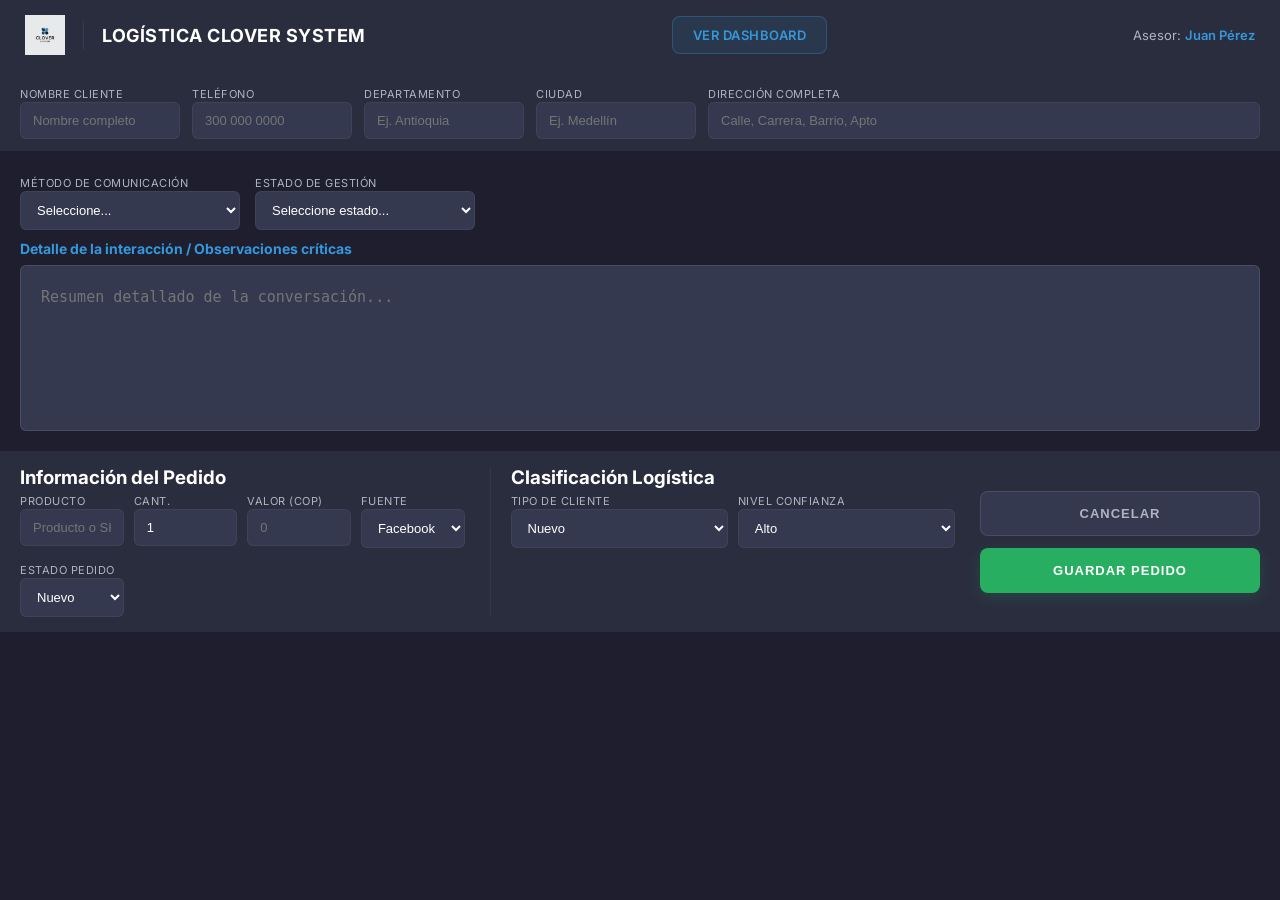
<file: html/index.html>
<!DOCTYPE html>
<html lang="es">
<head>
    <meta charset="UTF-8">
    <meta name="viewport" content="width=device-width, initial-scale=1.0">
    <title>Logística Clover System | Operaciones</title>
    <link rel="preconnect" href="https://fonts.googleapis.com">
    <link rel="preconnect" href="https://fonts.gstatic.com" crossorigin>
    <link href="https://fonts.googleapis.com/css2?family=Inter:wght@400;500;600;700&display=swap" rel="stylesheet">
    <link rel="stylesheet" href="/css/style.css">
</head>
<body>

    <header class="header">
        <div class="header-brand">
            <img src="/img/logo.jpg" alt="Logo" class="main-logo">
            <span class="brand-divider">|</span>
            <span class="system-name">LOGÍSTICA CLOVER SYSTEM</span>
        </div>
        
        <div class="header-navigation">
        <a href="/html/Dashboard.html" class="btn-nav-dashboard">
            VER DASHBOARD
        </a>
    </div>

        <div class="header-user">Asesor: <span>Juan Pérez</span></div>
    </header>

    <main class="main-viewport">
        <form action="#" class="full-screen-form">
            
            <div class="client-quick-bar">
                <div class="form-group">
                    <label for="nombre">Nombre Cliente</label>
                    <input type="text" id="nombre" placeholder="Nombre completo" required>
                </div>
                <div class="form-group">
                    <label for="tel">Teléfono</label>
                    <input type="tel" id="tel" placeholder="300 000 0000" required>
                </div>
                <div class="form-group">
                    <label for="dpto">Departamento</label>
                    <input type="text" id="dpto" placeholder="Ej. Antioquia" required>
                </div>
                <div class="form-group">
                    <label for="ciudad">Ciudad</label>
                    <input type="text" id="ciudad" placeholder="Ej. Medellín" required>
                </div>
                <div class="form-group flex-grow">
                    <label for="dir">Dirección completa</label>
                    <input type="text" id="dir" placeholder="Calle, Carrera, Barrio, Apto" required>
                </div>
            </div>

            <div class="central-obs-zone">
                <div class="obs-header">
                    <div class="selectors-row">
                        <div class="form-group mini-select">
                            <label for="metodo_com">Método de comunicación</label>
                            <select id="metodo_com" required>
                                <option value="" disabled selected>Seleccione...</option>
                                <option value="whatsapp">WhatsApp</option>
                                <option value="chateapro">Chatea Pro</option>
                                <option value="llamada">Llamada</option>
                            </select>
                        </div>
                        <div class="form-group mini-select">
                            <label for="estado_logistico">Estado de Gestión</label>
                            <select id="estado_logistico" required>
                                <option value="" disabled selected>Seleccione estado...</option>
                                <option value="entregado">ENTREGADO</option>
                                <option value="guia_anulada">GUIA_ANULADA</option>
                                <option value="devolucion">DEVOLUCION</option>
                                <option value="guia_generada">GUIA GENERADA</option>
                                <option value="proceso_entrega">PROCESO DE ENTREGA</option>
                                <option value="novedad">NOVEDAD</option>
                                <option value="reclamacion">RECLAMACION</option>
                            </select>
                        </div>
                    </div>
                    <h2>Detalle de la interacción / Observaciones críticas</h2>
                </div>
                
                <div class="textarea-container">
                    <textarea id="observaciones" name="observaciones" maxlength="2000" placeholder="Resumen detallado de la conversación..." required></textarea>
                </div>
            </div>

            <div class="bottom-data-bar">
                <div class="data-section">
                    <h3>Información del Pedido</h3>
                    <div class="sub-grid-pedido">
                        <div class="form-group full-width">
                            <label for="producto">Producto</label>
                            <input type="text" id="producto" placeholder="Producto o SKU" required>
                        </div>
                        <div class="form-group">
                            <label for="cantidad">Cant.</label>
                            <input type="number" id="cantidad" value="1">
                        </div>
                        <div class="form-group">
                            <label for="valor">Valor (COP)</label>
                            <input type="number" id="valor" placeholder="0">
                        </div>
                        <div class="form-group">
                            <label for="fuente">Fuente</label>
                            <select id="fuente">
                                <option value="fb">Facebook</option>
                                <option value="tk">TikTok</option>
                                <option value="ig">Instagram</option>
                            </select>
                        </div>
                        <div class="form-group">
                            <label for="estado_p">Estado Pedido</label>
                            <select id="estado_p">
                                <option value="nuevo">Nuevo</option>
                                <option value="confirmado">Confirmado</option>
                            </select>
                        </div>
                    </div>
                </div>

                <div class="data-section border-left">
                    <h3>Clasificación Logística</h3>
                    <div class="sub-grid-clasificacion">
                        <div class="form-group">
                            <label for="tipo">Tipo de cliente</label>
                            <select id="tipo">
                                <option value="nuevo">Nuevo</option>
                                <option value="recurrente">Recurrente</option>
                            </select>
                        </div>
                        <div class="form-group">
                            <label for="confianza">Nivel Confianza</label>
                            <select id="confianza">
                                <option value="alto">Alto</option>
                                <option value="riesgoso">Riesgoso</option>
                            </select>
                        </div>
                    </div>
                </div>

                <div class="action-section">
                    <button type="button" class="btn btn-cancel">CANCELAR</button>
                    <button type="submit" class="btn btn-save">GUARDAR PEDIDO</button>
                </div>
            </div>

        </form>
    </main>

</body>
</html>
</file>
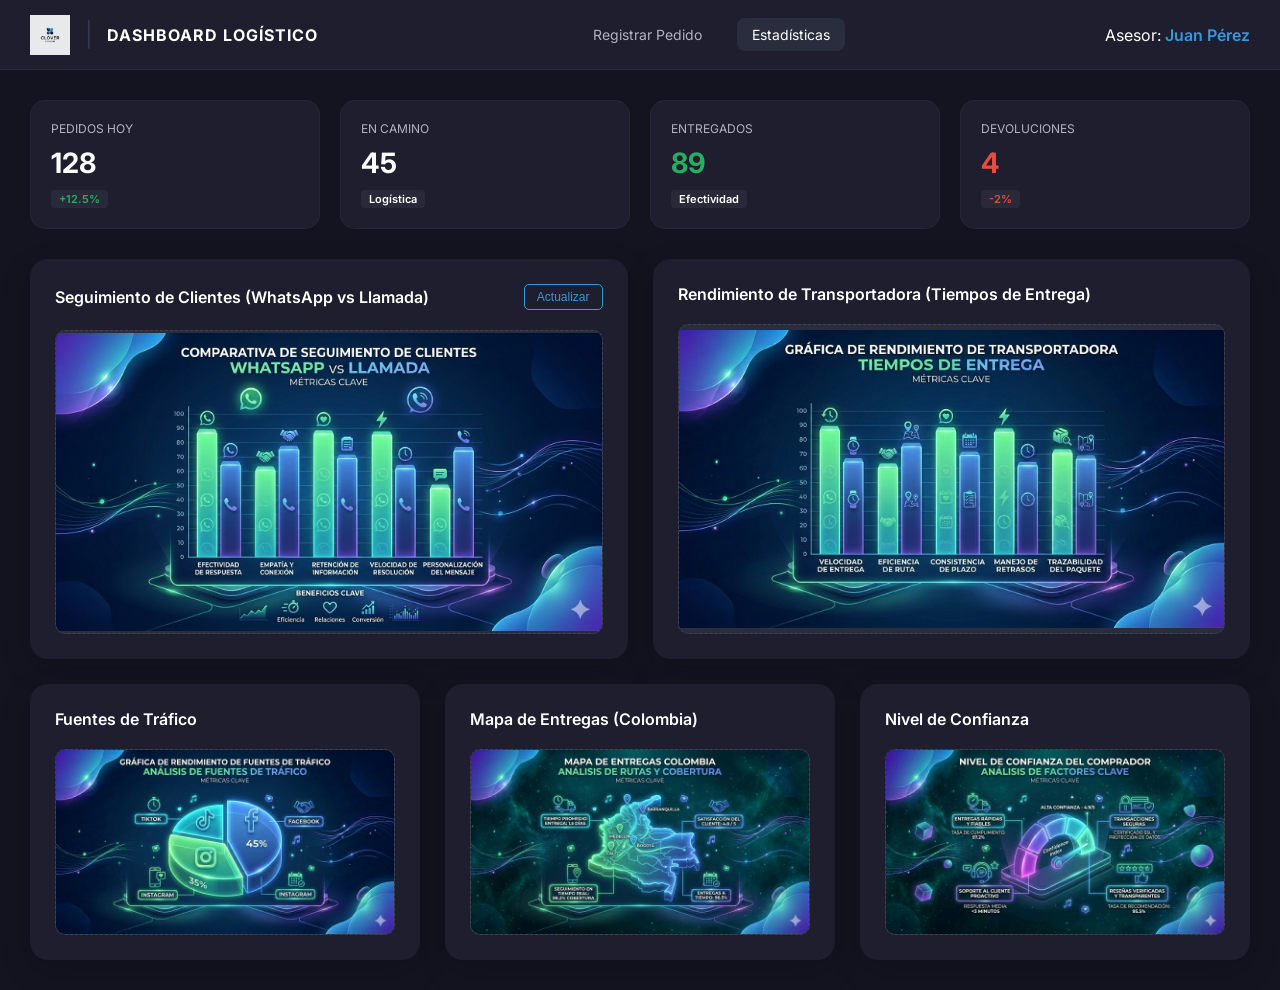
<file: html/Dashboard.html>
<!DOCTYPE html>
<html lang="es">
<head>
    <meta charset="UTF-8">
    <meta name="viewport" content="width=device-width, initial-scale=1.0">
    <title>Dashboard | Clover System</title>
    <link rel="preconnect" href="https://fonts.googleapis.com">
    <link rel="preconnect" href="https://fonts.gstatic.com" crossorigin>
    <link href="https://fonts.googleapis.com/css2?family=Inter:wght@400;500;600;700&display=swap" rel="stylesheet">
    <link rel="stylesheet" href="/css/Dash-style.css">
</head>
<body>

    <header class="header">
        <div class="header-brand">
            <img src="/img/logo.jpg" alt="Logo" class="main-logo">
            <span class="brand-divider">|</span>
            <span class="system-name">DASHBOARD LOGÍSTICO</span>
        </div>
        <nav class="nav-links">
            <a href="/html/index.html" class="nav-item">Registrar Pedido</a>
            <a href="#" class="nav-item active">Estadísticas</a>
        </nav>
        <div class="header-user">Asesor: <span>Juan Pérez</span></div>
    </header>

    <main class="dashboard-container">
        
        <div class="kpi-grid">
            <div class="kpi-card">
                <span class="kpi-label">Pedidos Hoy</span>
                <span class="kpi-value">128</span>
                <span class="kpi-trend up">+12.5%</span>
            </div>
            <div class="kpi-card">
                <span class="kpi-label">En Camino</span>
                <span class="kpi-value">45</span>
                <span class="kpi-trend">Logística</span>
            </div>
            <div class="kpi-card">
                <span class="kpi-label">Entregados</span>
                <span class="kpi-value text-success">89</span>
                <span class="kpi-trend">Efectividad</span>
            </div>
            <div class="kpi-card">
                <span class="kpi-label">Devoluciones</span>
                <span class="kpi-value text-danger">4</span>
                <span class="kpi-trend down">-2%</span>
            </div>
        </div>

        <div class="charts-main-grid">
            
            <div class="chart-panel">
                <div class="panel-header">
                    <h3>Seguimiento de Clientes (WhatsApp vs Llamada)</h3>
                    <button class="btn-refresh">Actualizar</button>
                </div>
                <div class="image-placeholder">
                    <img src="/img/whatsapp.png" alt="Gráfica de Clientes" class="dashboard-img">
                </div>
            </div>

            <div class="chart-panel">
                <div class="panel-header">
                    <h3>Rendimiento de Transportadora (Tiempos de Entrega)</h3>
                </div>
                <div class="image-placeholder">
                    <img src="/img/transportadora.png" alt="Gráfica Transportadora" class="dashboard-img">
                </div>
            </div>

        </div>

        <div class="bottom-grid">
            <div class="chart-panel small">
                <div class="panel-header"><h3>Fuentes de Tráfico</h3></div>
                <div class="image-placeholder">
                    <img src="/img/meta.png" alt="Fuentes Ads" class="dashboard-img">
                </div>
            </div>
            <div class="chart-panel small">
                <div class="panel-header"><h3>Mapa de Entregas (Colombia)</h3></div>
                <div class="image-placeholder">
                    <img src="/img/Colombia.png" alt="Mapa Entregas" class="dashboard-img">
                </div>
            </div>
            <div class="chart-panel small">
                <div class="panel-header"><h3>Nivel de Confianza</h3></div>
                <div class="image-placeholder">
                    <img src="/img/confianza.png" alt="Nivel Confianza" class="dashboard-img">
                </div>
            </div>
        </div>

    </main>

</body>
</html>
</file>
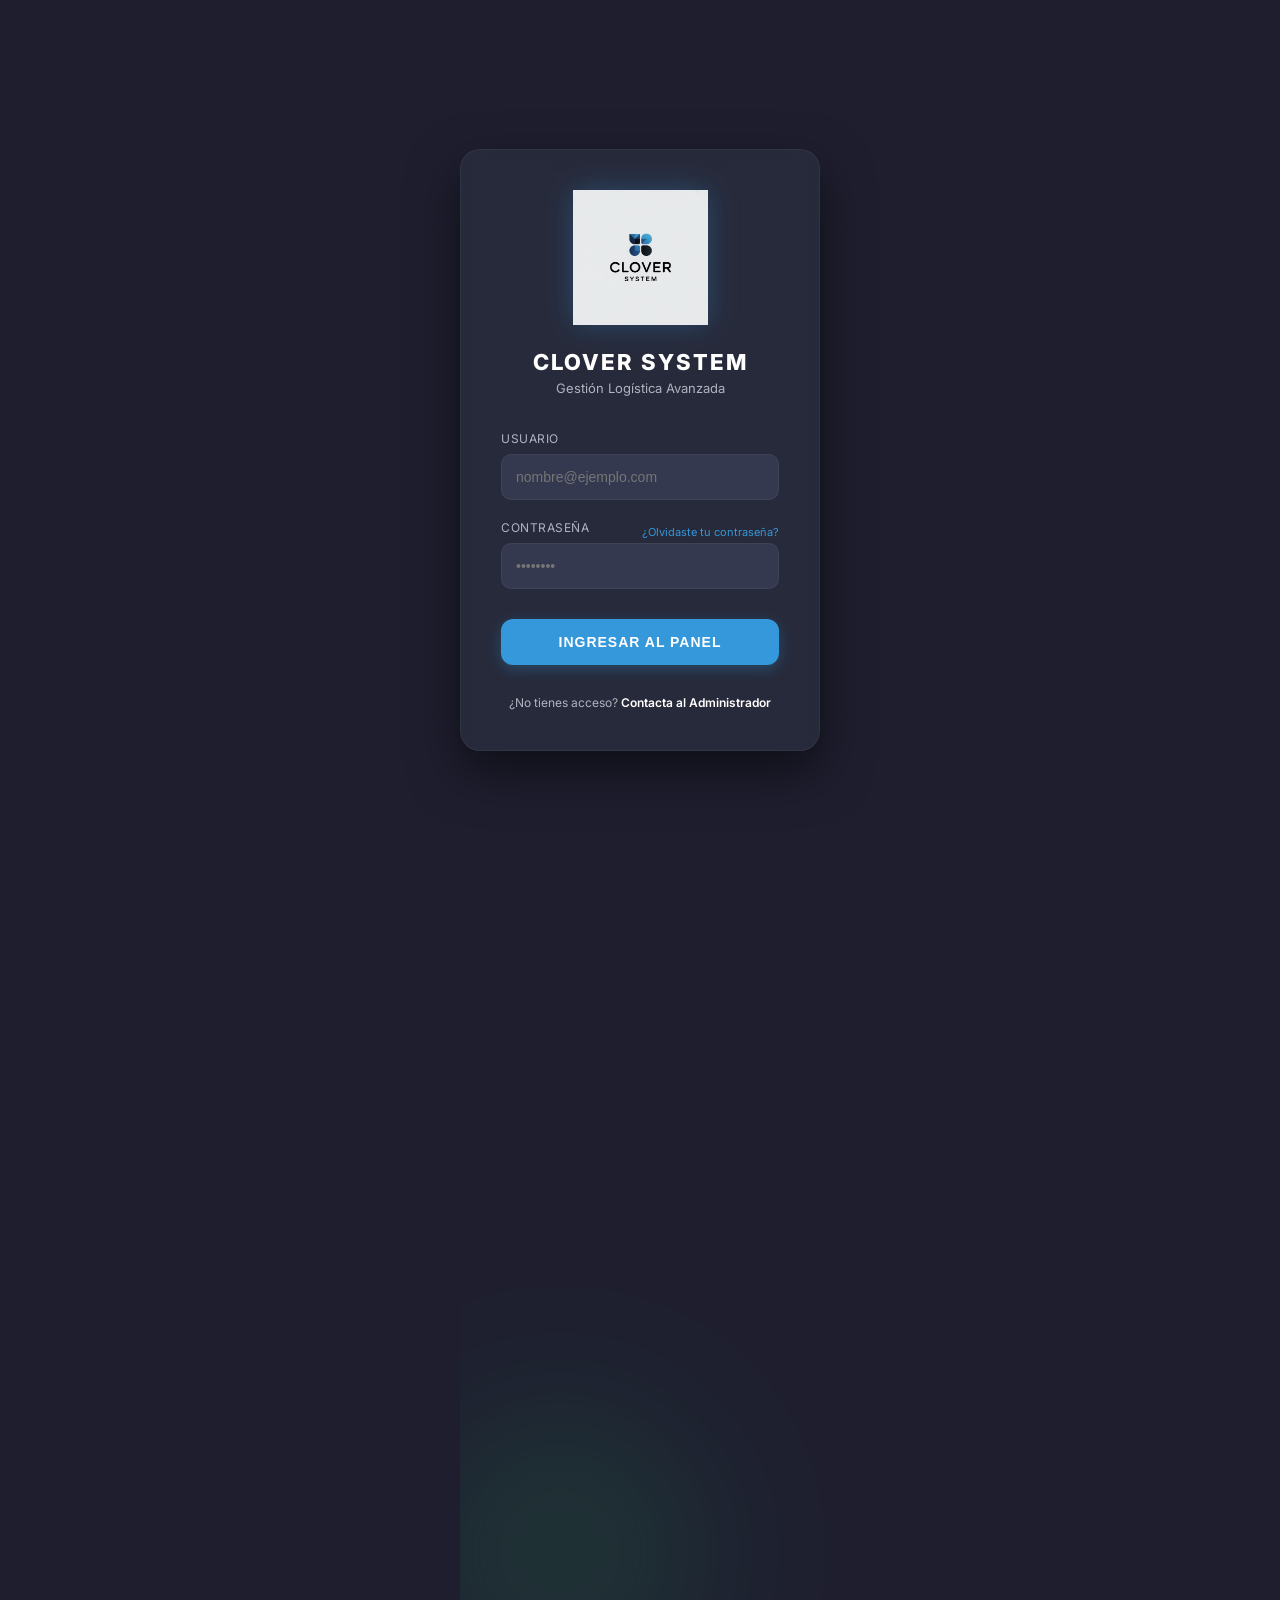
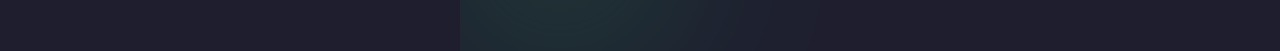
<file: html/login.html>
<!DOCTYPE html>
<html lang="es">
<head>
    <meta charset="UTF-8">
    <meta name="viewport" content="width=device-width, initial-scale=1.0">
    <title>Iniciar Sesión | Clover System</title>
    <link rel="preconnect" href="https://fonts.googleapis.com">
    <link rel="preconnect" href="https://fonts.gstatic.com" crossorigin>
    <link href="https://fonts.googleapis.com/css2?family=Inter:wght@400;500;600;700&display=swap" rel="stylesheet">
    <link rel="stylesheet" href="/css/login-style.css">
</head>
<body>

    <div class="login-wrapper">
        <div class="login-card">
            <div class="logo-container">
                <img src="/img/logo.jpg" alt="Clover System Logo" class="login-logo">
                <h1>CLOVER SYSTEM</h1>
                <p>Gestión Logística Avanzada</p>
            </div>

            <form action="/html/index.html" class="login-form">
                <div class="form-group">
                    <label for="user">Usuario</label>
                    <input type="text" id="user" placeholder="nombre@ejemplo.com" required>
                </div>

                <div class="form-group">
                    <div class="label-row">
                        <label for="pass">Contraseña</label>
                        <a href="#" class="forgot-link">¿Olvidaste tu contraseña?</a>
                    </div>
                    <input type="password" id="pass" placeholder="••••••••" required>
                </div>

                <button type="submit" class="btn-login">
                    INGRESAR AL PANEL
                </button>
            </form>

            <div class="login-footer">
                <p>¿No tienes acceso? <a href="#">Contacta al Administrador</a></p>
            </div>
        </div>
        
        <div class="bg-decoration">
            <div class="circle c1"></div>
            <div class="circle c2"></div>
        </div>
    </div>

</body>
</html>
</file>
<file: css/style.css>
:root {
    --bg-main: #1E1E2F;
    --bg-card: #2A2D3E;
    --bg-input: #35394f;
    --text-primary: #FFFFFF;
    --text-secondary: #B0B3C0;
    --color-success: #27AE60;
    --color-danger: #E74C3C;
    --color-info: #3498DB;
    --font-main: 'Inter', sans-serif;
    --header-height: 70px;
}

* {
    box-sizing: border-box;
    margin: 0;
    padding: 0;
}

html, body {
    height: 100%;
    overflow: hidden; 
    background-color: var(--bg-main);
    color: var(--text-primary);
    font-family: var(--font-main);
}

body {
    display: flex;
    flex-direction: column;
    overflow-y: auto;
}

/* --- HEADER OPTIMIZADO PARA LOGO --- */
.header {
    height: var(--header-height);
    background-color: var(--bg-card);
    display: flex;
    justify-content: space-between;
    align-items: center;
    padding: 0 25px;
    flex-shrink: 0;
    box-shadow: 0 2px 10px rgba(0,0,0,0.2);
}

.header-brand {
    display: flex;
    align-items: center;
    gap: 15px;
}

.main-logo {
    height: 40px; /* Tamaño del logo ajustable */
    width: auto;
    object-fit: contain;
}

.brand-divider {
    color: var(--bg-input);
    font-weight: 300;
    font-size: 24px;
}

.system-name {
    font-size: 18px;
    font-weight: 700;
    letter-spacing: 0.5px;
    color: var(--text-primary);
}

.header-user {
    font-size: 13px;
    color: var(--text-secondary);
}

.header-user span { color: var(--color-info); font-weight: 600; }

/* --- FORM LAYOUT --- */
.full-screen-form {
    flex: 1;
    display: flex;
    flex-direction: column;
    height: 100%;
}

/* INPUTS GENERALES */
input, select, textarea {
    background-color: var(--bg-input);
    border: 1px solid rgba(255,255,255,0.05);
    border-radius: 6px;
    padding: 10px 12px;
    color: var(--text-primary);
    font-size: 13px;
    outline: none;
    width: 100%;
    transition: all 0.2s cubic-bezier(0.4, 0, 0.2, 1);
}

input:focus, select:focus, textarea:focus {
    border-color: var(--color-info);
    background-color: #3d425c;
}

label {
    font-size: 11px;
    text-transform: uppercase;
    letter-spacing: 0.5px;
    color: var(--text-secondary);
    margin-bottom: 5px;
}

/* 1. BARRA CLIENTE (Superior) */
.client-quick-bar {
    background-color: var(--bg-card);
    padding: 12px 20px;
    display: flex;
    gap: 12px;
    flex-shrink: 0;
}

.client-quick-bar .form-group { width: 160px; }
.client-quick-bar .flex-grow { flex-grow: 1; }

/* 2. ZONA CENTRAL (Solución al 100% de tamaño) */
.central-obs-zone {
    flex: 1 0 300px; /* 300px es la altura mínima garantizada */
    padding: 20px;
    display: flex;
    flex-direction: column;
    background-color: var(--bg-main);
}

.selectors-row {
    display: flex;
    gap: 15px;
    margin-bottom: 10px;
}

.mini-select { width: 220px; }

.obs-header h2 {
    font-size: 14px;
    color: var(--color-info);
    margin-bottom: 8px;
}

.textarea-container {
    flex: 1;
    display: flex;
}

textarea {
    flex: 1;
    resize: none !important; /* INMÓVIL */
    padding: 20px;
    font-size: 15px;
    line-height: 1.5;
    border: 1px solid rgba(255,255,255,0.1);
}

/* 3. BARRA INFERIOR */
.bottom-data-bar {
    background-color: var(--bg-card);
    padding: 15px 20px;
    display: flex;
    gap: 25px;
    flex-shrink: 0;
}

.data-section { flex: 1; }
.border-left { border-left: 1px solid rgba(255,255,255,0.05); padding-left: 20px; }

.sub-grid-pedido { display: grid; grid-template-columns: repeat(4, 1fr); gap: 10px; }
.sub-grid-clasificacion { display: grid; grid-template-columns: repeat(2, 1fr); gap: 10px; }

/* BOTONES MEJORADOS */
.action-section {
    width: 280px;
    display: flex;
    flex-direction: column;
    gap: 12px;
    justify-content: center;
}

.btn {
    height: 45px;
    border: none;
    border-radius: 8px;
    font-size: 13px;
    font-weight: 700;
    cursor: pointer;
    letter-spacing: 1px;
    transition: all 0.3s ease;
    display: flex;
    align-items: center;
    justify-content: center;
}

.btn-save {
    background-color: var(--color-success);
    color: white;
    box-shadow: 0 4px 15px rgba(39, 174, 96, 0.2);
}

.btn-save:hover {
    background-color: #2ecc71;
    transform: translateY(-2px);
    box-shadow: 0 6px 20px rgba(39, 174, 96, 0.3);
}

.btn-cancel {
    background-color: #35394f;
    color: var(--text-secondary);
    border: 1px solid rgba(255,255,255,0.1);
}

.btn-cancel:hover {
    background-color: var(--color-danger);
    color: white;
    border-color: transparent;
    transform: translateY(-2px);
}

/* RESPONSIVE */
@media (max-width: 1024px) {
    html, body { overflow: auto; height: auto; }
    .central-obs-zone { flex: none; height: 350px; }
    .client-quick-bar { flex-wrap: wrap; }
    .bottom-data-bar { flex-direction: column; }
    .action-section { width: 100%; flex-direction: row; }
}

/* --- BOTÓN DE NAVEGACIÓN EN EL HEADER --- */
.header-navigation {
    flex-grow: 1;
    display: flex;
    justify-content: center; /* Lo centra en el espacio disponible entre el logo y el usuario */
}

.btn-nav-dashboard {
    display: flex;
    align-items: center;
    gap: 10px;
    background-color: rgba(52, 152, 219, 0.1); /* Azul sutil de fondo */
    color: var(--color-info);
    text-decoration: none;
    padding: 10px 20px;
    border-radius: 8px;
    border: 1px solid rgba(52, 152, 219, 0.3);
    font-size: 13px;
    font-weight: 600;
    letter-spacing: 0.5px;
    transition: all 0.3s cubic-bezier(0.4, 0, 0.2, 1);
    cursor: pointer;
}

.btn-nav-dashboard svg {
    transition: transform 0.3s ease;
}

.btn-nav-dashboard:hover {
    background-color: var(--color-info);
    color: white;
    transform: translateY(-2px);
    box-shadow: 0 4px 12px rgba(52, 152, 219, 0.3);
}

.btn-nav-dashboard:hover svg {
    transform: rotate(90deg); /* Animación moderna al pasar el cursor */
}

/* Ajuste para el header existente */
.header {
    display: flex;
    align-items: center;
    gap: 20px; /* Asegura espacio entre los elementos */
}
</file>
<file: css/Dash-style.css>
:root {
    --bg-main: #141421; /* Un poco más oscuro para resaltar paneles */
    --bg-card: #1E1E2F;
    --bg-panel: #2A2D3E;
    --text-primary: #FFFFFF;
    --text-secondary: #B0B3C0;
    --color-success: #27AE60;
    --color-danger: #E74C3C;
    --color-info: #3498DB;
    --font-main: 'Inter', sans-serif;
}

* {
    box-sizing: border-box;
    margin: 0;
    padding: 0;
}

body {
    background-color: var(--bg-main);
    color: var(--text-primary);
    font-family: var(--font-main);
    display: flex;
    flex-direction: column;
    min-height: 100vh;
}

/* --- HEADER --- */
.header {
    height: 70px;
    background-color: var(--bg-card);
    display: flex;
    justify-content: space-between;
    align-items: center;
    padding: 0 30px;
    border-bottom: 1px solid rgba(255,255,255,0.05);
    position: sticky;
    top: 0;
    z-index: 100;
}

.header-brand { display: flex; align-items: center; gap: 15px; }
.main-logo { height: 40px; }
.brand-divider { color: #35394f; font-size: 24px; }
.system-name { font-weight: 700; letter-spacing: 1px; }

.nav-links { display: flex; gap: 20px; }
.nav-item {
    color: var(--text-secondary);
    text-decoration: none;
    font-size: 14px;
    padding: 8px 15px;
    border-radius: 8px;
    transition: all 0.3s;
}
.nav-item.active { background: var(--bg-panel); color: white; }
.nav-item:hover { color: var(--color-info); }

.header-user span { color: var(--color-info); font-weight: 600; }

/* --- CONTENEDOR PRINCIPAL --- */
.dashboard-container {
    padding: 30px;
    flex-grow: 1;
    overflow-y: auto;
}

/* KPI CARDS */
.kpi-grid {
    display: grid;
    grid-template-columns: repeat(auto-fit, minmax(200px, 1fr));
    gap: 20px;
    margin-bottom: 30px;
}

.kpi-card {
    background: var(--bg-card);
    padding: 20px;
    border-radius: 15px;
    border: 1px solid rgba(255,255,255,0.03);
    display: flex;
    flex-direction: column;
    position: relative;
}

.kpi-label { color: var(--text-secondary); font-size: 12px; text-transform: uppercase; }
.kpi-value { font-size: 28px; font-weight: 700; margin: 10px 0; }
.kpi-trend { font-size: 11px; font-weight: 600; padding: 2px 8px; border-radius: 4px; width: fit-content; background: rgba(255,255,255,0.05); }

.text-success { color: var(--color-success); }
.text-danger { color: var(--color-danger); }
.up { color: var(--color-success); }
.down { color: var(--color-danger); }

/* MAIN CHARTS GRID */
.charts-main-grid {
    display: grid;
    grid-template-columns: 1fr 1fr;
    gap: 25px;
    margin-bottom: 25px;
}

.chart-panel {
    background: var(--bg-card);
    border-radius: 18px;
    padding: 25px;
    display: flex;
    flex-direction: column;
    min-height: 400px; /* Tamaño amplio */
    box-shadow: 0 10px 30px rgba(0,0,0,0.2);
}

.panel-header {
    display: flex;
    justify-content: space-between;
    align-items: center;
    margin-bottom: 20px;
}

.panel-header h3 { font-size: 16px; color: var(--text-primary); font-weight: 600; }

.image-placeholder {
    flex-grow: 1;
    background: var(--bg-panel);
    border-radius: 10px;
    display: flex;
    justify-content: center;
    align-items: center;
    overflow: hidden;
    border: 1px dashed rgba(255,255,255,0.1);
}

.dashboard-img {
    width: 100%;
    height: 100%;
    object-fit: contain; /* Mantiene la proporción de la gráfica */
    transition: transform 0.5s;
    cursor: zoom-in;
}

.dashboard-img:hover {
    transform: scale(1.02);
}

/* GRID INFERIOR */
.bottom-grid {
    display: grid;
    grid-template-columns: repeat(3, 1fr);
    gap: 25px;
}

.chart-panel.small { min-height: 250px; }

.btn-refresh {
    background: transparent;
    border: 1px solid var(--color-info);
    color: var(--color-info);
    padding: 5px 12px;
    border-radius: 5px;
    font-size: 12px;
    cursor: pointer;
    transition: 0.3s;
}
.btn-refresh:hover { background: var(--color-info); color: white; }

/* RESPONSIVE */
@media (max-width: 1200px) {
    .charts-main-grid { grid-template-columns: 1fr; }
    .bottom-grid { grid-template-columns: 1fr 1fr; }
}

@media (max-width: 768px) {
    .bottom-grid { grid-template-columns: 1fr; }
    .header { padding: 0 15px; }
    .nav-links { display: none; } /* Ocultar en móvil para espacio */
}
</file>
<file: css/login-style.css>
:root {
    --bg-main: #1E1E2F;
    --bg-card: rgba(42, 45, 62, 0.8);
    --bg-input: #35394f;
    --text-primary: #FFFFFF;
    --text-secondary: #B0B3C0;
    --color-success: #27AE60;
    --color-info: #3498DB;
    --font-main: 'Inter', sans-serif;
}

* {
    box-sizing: border-box;
    margin: 0;
    padding: 0;
}

body {
    background-color: var(--bg-main);
    color: var(--text-primary);
    font-family: var(--font-main);
    display: flex;
    justify-content: center;
    align-items: center;
    height: 100vh;
    overflow: hidden;
}

/* --- DECORACIÓN DE FONDO --- */
.bg-decoration {
    position: absolute;
    width: 100%;
    height: 100%;
    z-index: -1;
    overflow: hidden;
}

.circle {
    position: absolute;
    border-radius: 50%;
    filter: blur(80px);
    opacity: 0.15;
}

.c1 {
    width: 400px;
    height: 400px;
    background: var(--color-info);
    top: -100px;
    right: -100px;
}

.c2 {
    width: 300px;
    height: 300px;
    background: var(--color-success);
    bottom: -50px;
    left: -50px;
}

/* --- TARJETA DE LOGIN --- */
.login-wrapper {
    width: 100%;
    max-width: 400px;
    padding: 20px;
    animation: fadeIn 0.8s cubic-bezier(0.16, 1, 0.3, 1);
}

@keyframes fadeIn {
    from { opacity: 0; transform: translateY(20px); }
    to { opacity: 1; transform: translateY(0); }
}

.login-card {
    background: var(--bg-card);
    backdrop-filter: blur(10px);
    border: 1px solid rgba(255, 255, 255, 0.05);
    border-radius: 20px;
    padding: 40px;
    box-shadow: 0 20px 50px rgba(0, 0, 0, 0.5);
    text-align: center;
}

/* --- LOGO Y TÍTULOS --- */
.logo-container {
    margin-bottom: 35px;
}

.login-logo {
    height: 135px; /* Tamaño protagonista */
    width: auto;
    margin-bottom: 20px;
    filter: drop-shadow(0 0 15px rgba(52, 152, 219, 0.3));
}

h1 {
    font-size: 22px;
    letter-spacing: 2px;
    font-weight: 800;
    margin-bottom: 5px;
}

.logo-container p {
    color: var(--text-secondary);
    font-size: 13px;
    font-weight: 400;
}

/* --- FORMULARIO --- */
.login-form {
    text-align: left;
}

.form-group {
    margin-bottom: 20px;
}

label {
    display: block;
    font-size: 12px;
    color: var(--text-secondary);
    margin-bottom: 8px;
    text-transform: uppercase;
    letter-spacing: 0.5px;
}

.label-row {
    display: flex;
    justify-content: space-between;
    align-items: center;
}

.forgot-link {
    font-size: 11px;
    color: var(--color-info);
    text-decoration: none;
    transition: opacity 0.2s;
}

.forgot-link:hover { opacity: 0.8; }

input {
    width: 100%;
    background: var(--bg-input);
    border: 1px solid rgba(255, 255, 255, 0.05);
    border-radius: 10px;
    padding: 14px;
    color: white;
    font-size: 14px;
    transition: all 0.3s;
    outline: none;
}

input:focus {
    border-color: var(--color-info);
    background: #3d425c;
    box-shadow: 0 0 0 4px rgba(52, 152, 219, 0.15);
}

/* --- BOTÓN DE ACCIÓN --- */
.btn-login {
    width: 100%;
    background: var(--color-info);
    color: white;
    border: none;
    padding: 15px;
    border-radius: 12px;
    font-size: 14px;
    font-weight: 700;
    cursor: pointer;
    margin-top: 10px;
    transition: all 0.3s cubic-bezier(0.175, 0.885, 0.32, 1.275);
    letter-spacing: 1px;
    box-shadow: 0 4px 15px rgba(52, 152, 219, 0.3);
}

.btn-login:hover {
    background: #4fa8e6;
    transform: translateY(-3px);
    box-shadow: 0 8px 25px rgba(52, 152, 219, 0.4);
}

.btn-login:active {
    transform: translateY(-1px);
}

/* --- FOOTER --- */
.login-footer {
    margin-top: 30px;
    font-size: 12px;
    color: var(--text-secondary);
}

.login-footer a {
    color: var(--text-primary);
    text-decoration: none;
    font-weight: 600;
}

.login-footer a:hover {
    text-decoration: underline;
}

/* RESPONSIVE */
@media (max-width: 480px) {
    .login-card {
        padding: 30px 20px;
    }
}
</file>
